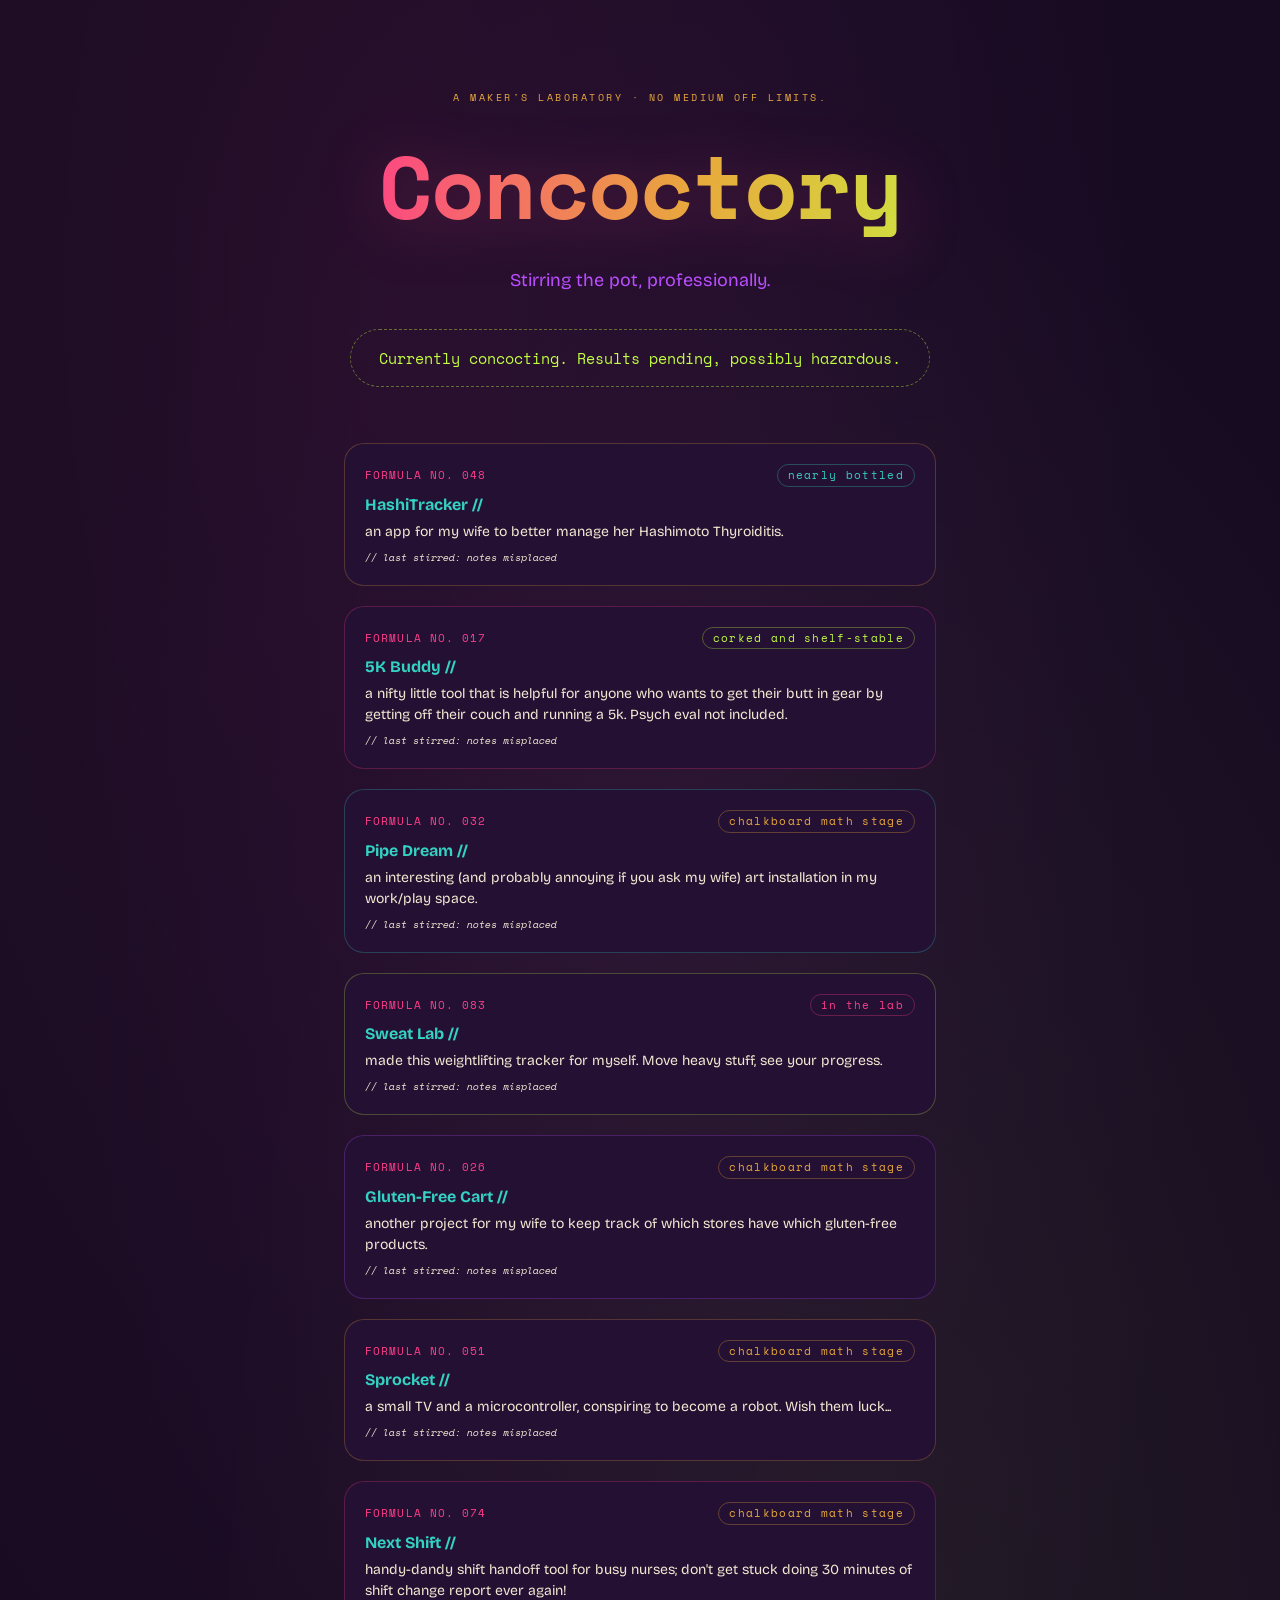
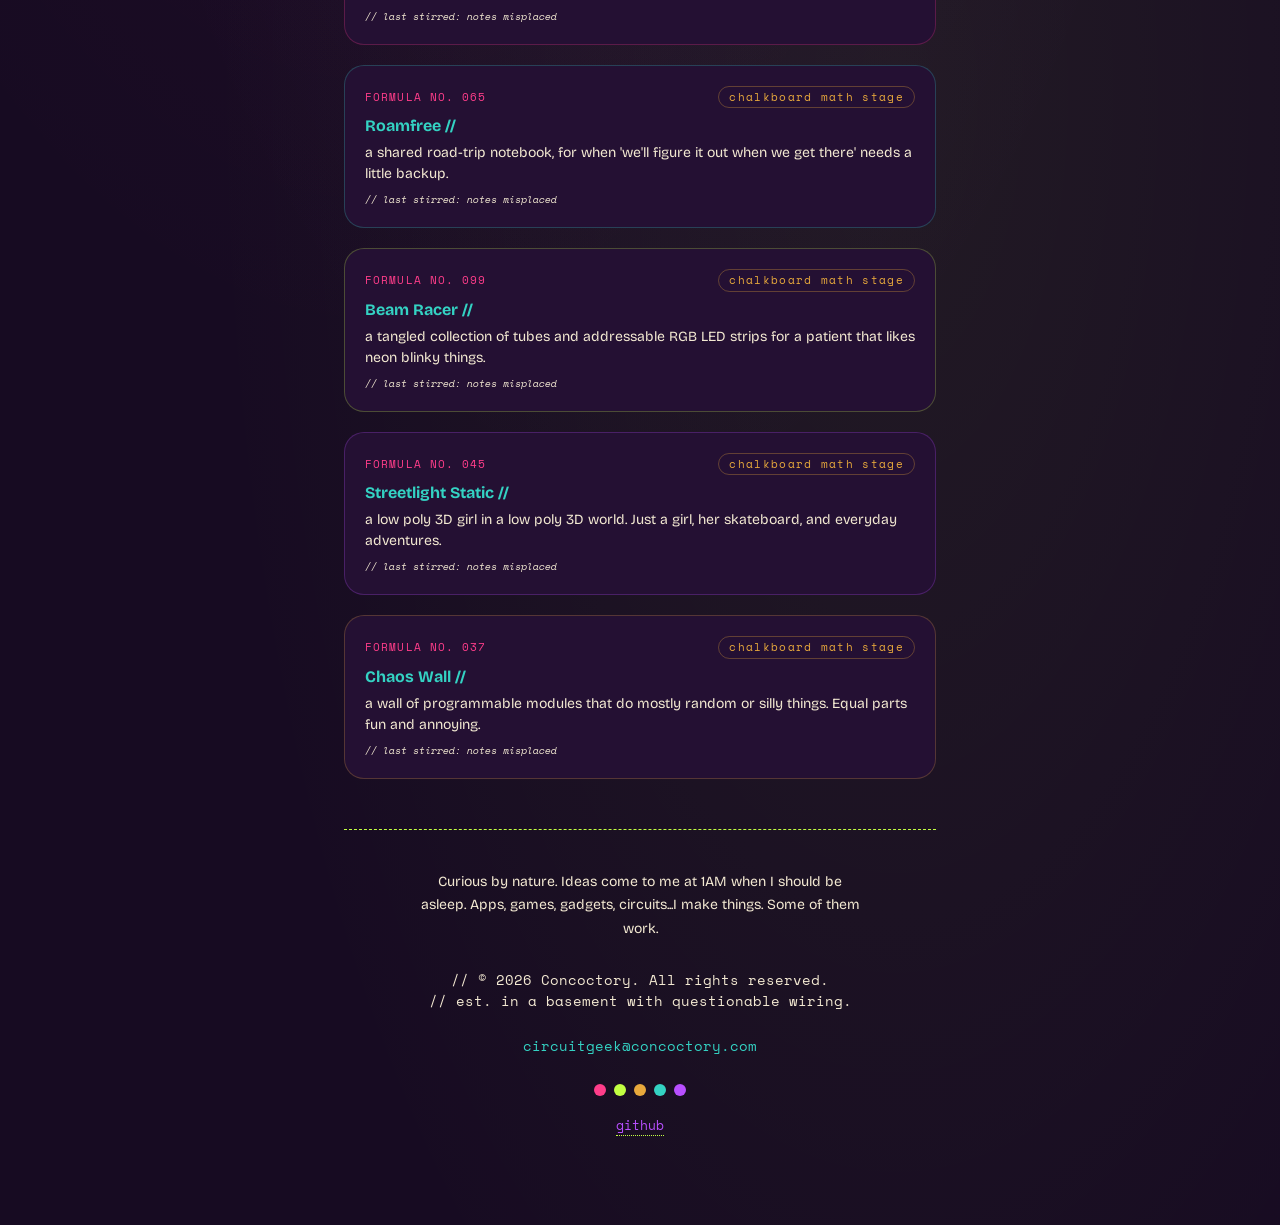
<file: index.html>
<!DOCTYPE html><html lang="en"><head>
<meta charset="utf-8">
    
    <meta name="viewport" content="width=device-width, initial-scale=1.0">
    <title>Concoctory</title>
    <link rel="stylesheet" href="/styles.css?v=4">
    <script src="script.js" defer></script>
</head>
<body>
    <div class="wrap">
        <div class="eyebrow">A MAKER'S LABORATORY &middot; NO MEDIUM OFF LIMITS.</div>
        <h1>Concoctory</h1>
        <div class="tagline">Stirring the pot, professionally.</div>
        <div class="status">Currently concocting. Results pending, possibly hazardous.</div>
        <div class="shelf">
            <a class="beaker-label" href="https://concoctory.com/hashitracker/" data-repo="Concoctorydev/hashi-tracker">
                <div class="beaker-top"><span class="formula">FORMULA NO. 048</span><span class="status-testing">nearly bottled</span></div>
                <div class="beaker-name">HashiTracker //</div>
                <div class="beaker-about">an app for my wife to better manage her Hashimoto Thyroiditis.</div>
                <div class="stirred">// last stirred: checking notes... </div>
            </a>
            <a class="beaker-label" href="https://concoctory.com/5kbuddy/" data-repo="Concoctorydev/5k-training-buddy">
                <div class="beaker-top"><span class="formula">FORMULA NO. 017</span><span class="status-stable">corked and shelf-stable</span></div>
                <div class="beaker-name">5K Buddy //</div>
                <div class="beaker-about">a nifty little tool that is helpful for anyone who wants to get their butt in gear by getting 
                    off their couch and running a 5k. Psych eval not included.</div>
                <div class="stirred">// last stirred: checking notes... </div>
            </a>
            <a class="beaker-label" href="https://concoctory.com/pipedream/" data-repo="Concoctorydev/pipe-dream">
                <div class="beaker-top"><span class="formula">FORMULA NO. 032</span><span class="status-planning">chalkboard math stage</span></div>
                <div class="beaker-name">Pipe Dream //</div>
                <div class="beaker-about">an interesting (and probably annoying if you ask my wife) art installation in my work/play space.</div>
                <div class="stirred">// last stirred: checking notes... </div>
            </a>
            <a class="beaker-label" href="https://concoctory.com/sweatlab/" data-repo="Concoctorydev/sweat-lab">
                <div class="beaker-top"><span class="formula">FORMULA NO. 083</span><span class="status-in-progress">in the lab</span></div>
                <div class="beaker-name">Sweat Lab //</div>
                <div class="beaker-about">made this weightlifting tracker for myself. Move heavy stuff, see your progress.</div>
                <div class="stirred">// last stirred: checking notes... </div>
            </a>
            <a class="beaker-label" href="https://concoctory.com/glutenfreecart/" data-repo="Concoctorydev/gluten-free-cart">
                <div class="beaker-top"><span class="formula">FORMULA NO. 026</span><span class="status-planning">chalkboard math stage</span></div>
                <div class="beaker-name">Gluten-Free Cart //</div>
                <div class="beaker-about">another project for my wife to keep track of which stores have which gluten-free products.</div>
                <div class="stirred">// last stirred: checking notes... </div>
            </a>
            <a class="beaker-label" href="https://concoctory.com/sprocket/" data-repo="Concoctorydev/sprocket">
                <div class="beaker-top"><span class="formula">FORMULA NO. 051</span><span class="status-planning">chalkboard math stage</span></div>
                <div class="beaker-name">Sprocket //</div>
                <div class="beaker-about">a small TV and a microcontroller, conspiring to become a robot. Wish them luck...</div>
                <div class="stirred">// last stirred: checking notes... </div>
            </a>
            <a class="beaker-label" href="https://concoctory.com/nextshift/" data-repo="Concoctorydev/next-shift">
                <div class="beaker-top"><span class="formula">FORMULA NO. 074</span><span class="status-planning">chalkboard math stage</span></div>
                <div class="beaker-name">Next Shift //</div>
                <div class="beaker-about">handy-dandy shift handoff tool for busy nurses; don't get stuck doing 30 minutes of shift change report ever again!</div>
                <div class="stirred">// last stirred: checking notes... </div>
            </a>
            <a class="beaker-label" href="https://concoctory.com/roamfree/" data-repo="Concoctorydev/roamfree">
                <div class="beaker-top"><span class="formula">FORMULA NO. 065</span><span class="status-planning">chalkboard math stage</span></div>
                <div class="beaker-name">Roamfree //</div>
                <div class="beaker-about">a shared road-trip notebook, for when 'we'll figure it out when we get there' needs a little backup.</div>
                <div class="stirred">// last stirred: checking notes... </div>
            </a>
            <a class="beaker-label" href="https://concoctory.com/beamracer/" data-repo="Concoctorydev/beam-racer">
                <div class="beaker-top"><span class="formula">FORMULA NO. 099</span><span class="status-planning">chalkboard math stage</span></div>
                <div class="beaker-name">Beam Racer //</div>
                <div class="beaker-about">a tangled collection of tubes and addressable RGB LED strips for a patient that likes neon blinky things.</div>
                <div class="stirred">// last stirred: checking notes... </div>
            </a>
            <a class="beaker-label" href="https://concoctory.com/streetlightstatic/" data-repo="Concoctorydev/streetlight-static">
                <div class="beaker-top"><span class="formula">FORMULA NO. 045</span><span class="status-planning">chalkboard math stage</span></div>
                <div class="beaker-name">Streetlight Static //</div>
                <div class="beaker-about">a low poly 3D girl in a low poly 3D world. Just a girl, her skateboard, and everyday adventures.</div>
                <div class="stirred">// last stirred: checking notes... </div>
            </a>
            <a class="beaker-label" href="https://concoctory.com/chaoswall/" data-repo="Concoctorydev/chaos-wall">
                <div class="beaker-top"><span class="formula">FORMULA NO. 037</span><span class="status-planning">chalkboard math stage</span></div>
                <div class="beaker-name">Chaos Wall //</div>
                <div class="beaker-about">a wall of programmable modules that do mostly random or silly things. Equal parts fun and annoying.</div>
                <div class="stirred">// last stirred: checking notes... </div>
            </a>
        </div>
        <hr>
        <p class="about-blurb">Curious by nature. Ideas come to me at 1AM when I should be asleep. Apps, games, gadgets, circuits...I make things. Some of them work.
        </p>
    <footer>
        <div class="signature">// &copy; 2026 Concoctory. All rights reserved.<br>// est. in a basement with questionable wiring.</div>
            <a class="email" href="mailto:circuitgeek@concoctory.com">circuitgeek@concoctory.com</a>
            <div class="dots">
                <span class="dot" style="background:var(--elixir)"></span>
                <span class="dot" style="background:var(--venom)"></span>
                <span class="dot" style="background:var(--brass)"></span>
                <span class="dot" style="background:var(--phial)"></span>
                <span class="dot" style="background:var(--potion)"></span>
            </div>
            <div class="github"><a href="https://github.com/Jeanie-Walker/concoctory">github</a></div>
    </footer>
    </div>

</body></html>
</file>
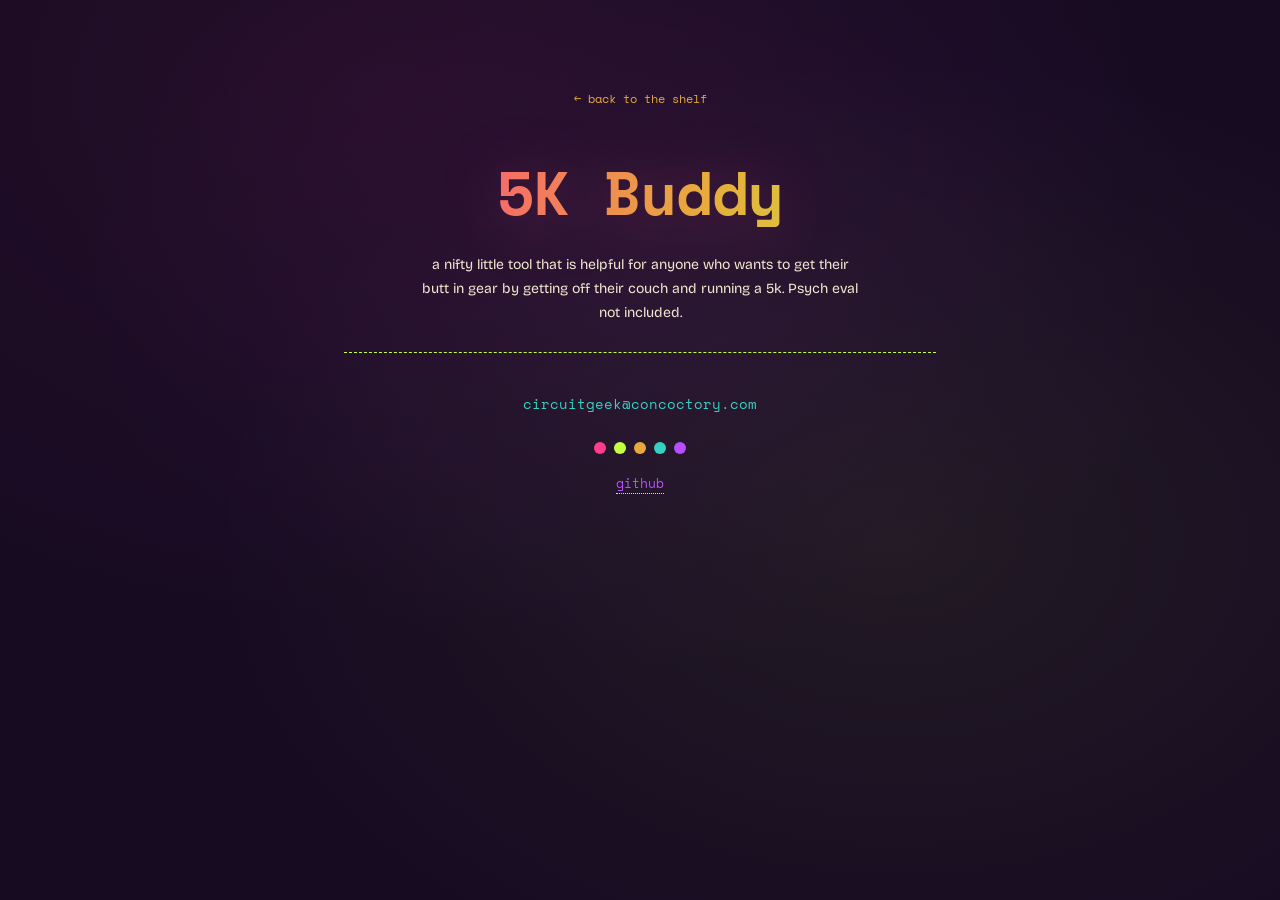
<file: 5kbuddy/index.html>
<!DOCTYPE html>
<html lang="en">
<head>
    <meta charset="utf-8">
    <meta name="viewport" content="width=device-width, initial-scale=1.0">
    <title>5K Buddy &middot; Concoctory</title>
    <link rel="stylesheet" href="/styles.css?v=4">
</head>
<body>
    <div class="wrap">
        <a class="back" href="/">&larr; back to the shelf</a>
        <h1>5K Buddy</h1>
        <p class="about-blurb">a nifty little tool that is helpful for anyone who wants to get their butt in gear by getting off their couch and running a 5k. Psych eval not included.</p>
        <hr>
        <footer>
            <a class="email" href="mailto:circuitgeek@concoctory.com">circuitgeek@concoctory.com</a>
            <div class="dots">
                <span class="dot" style="background:var(--elixir)"></span>
                <span class="dot" style="background:var(--venom)"></span>
                <span class="dot" style="background:var(--brass)"></span>
                <span class="dot" style="background:var(--phial)"></span>
                <span class="dot" style="background:var(--potion)"></span>
            </div>
            <div class="github"><a href="https://github.com/Jeanie-Walker/concoctory">github</a></div>
        </footer>
    </div>
</body>
</html>
</file>
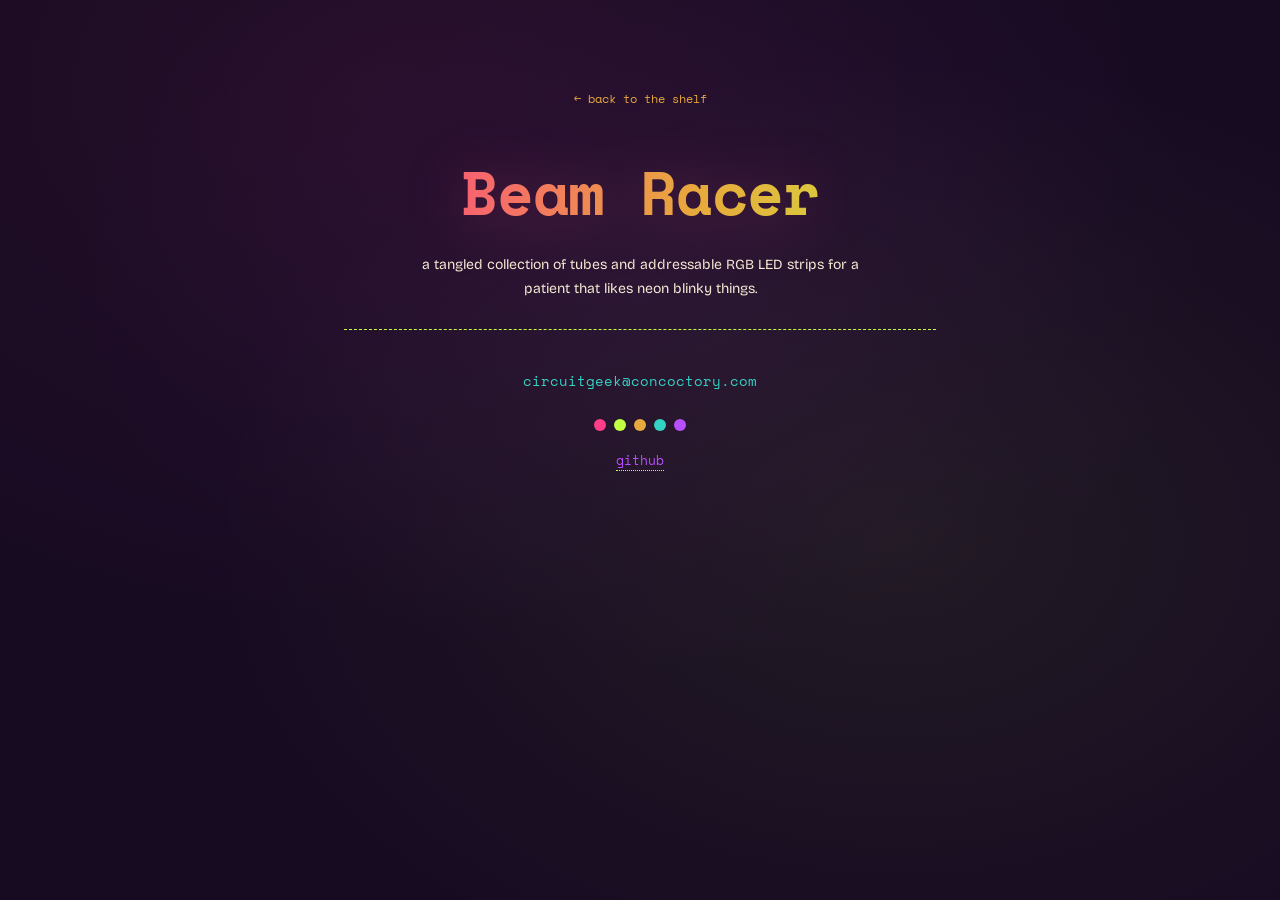
<file: beamracer/index.html>
<!DOCTYPE html>
<html lang="en">
<head>
    <meta charset="utf-8">
    <meta name="viewport" content="width=device-width, initial-scale=1.0">
    <title>Beam Racer &middot; Concoctory</title>
    <link rel="stylesheet" href="/styles.css?v=4">
</head>
<body>
    <div class="wrap">
        <a class="back" href="/">&larr; back to the shelf</a>
        <h1>Beam Racer</h1>
        <p class="about-blurb">a tangled collection of tubes and addressable RGB LED strips for a patient that likes neon blinky things.</p>
        <hr>
        <footer>
            <a class="email" href="mailto:circuitgeek@concoctory.com">circuitgeek@concoctory.com</a>
            <div class="dots">
                <span class="dot" style="background:var(--elixir)"></span>
                <span class="dot" style="background:var(--venom)"></span>
                <span class="dot" style="background:var(--brass)"></span>
                <span class="dot" style="background:var(--phial)"></span>
                <span class="dot" style="background:var(--potion)"></span>
            </div>
            <div class="github"><a href="https://github.com/Jeanie-Walker/concoctory">github</a></div>
        </footer>
    </div>
</body>
</html>
</file>
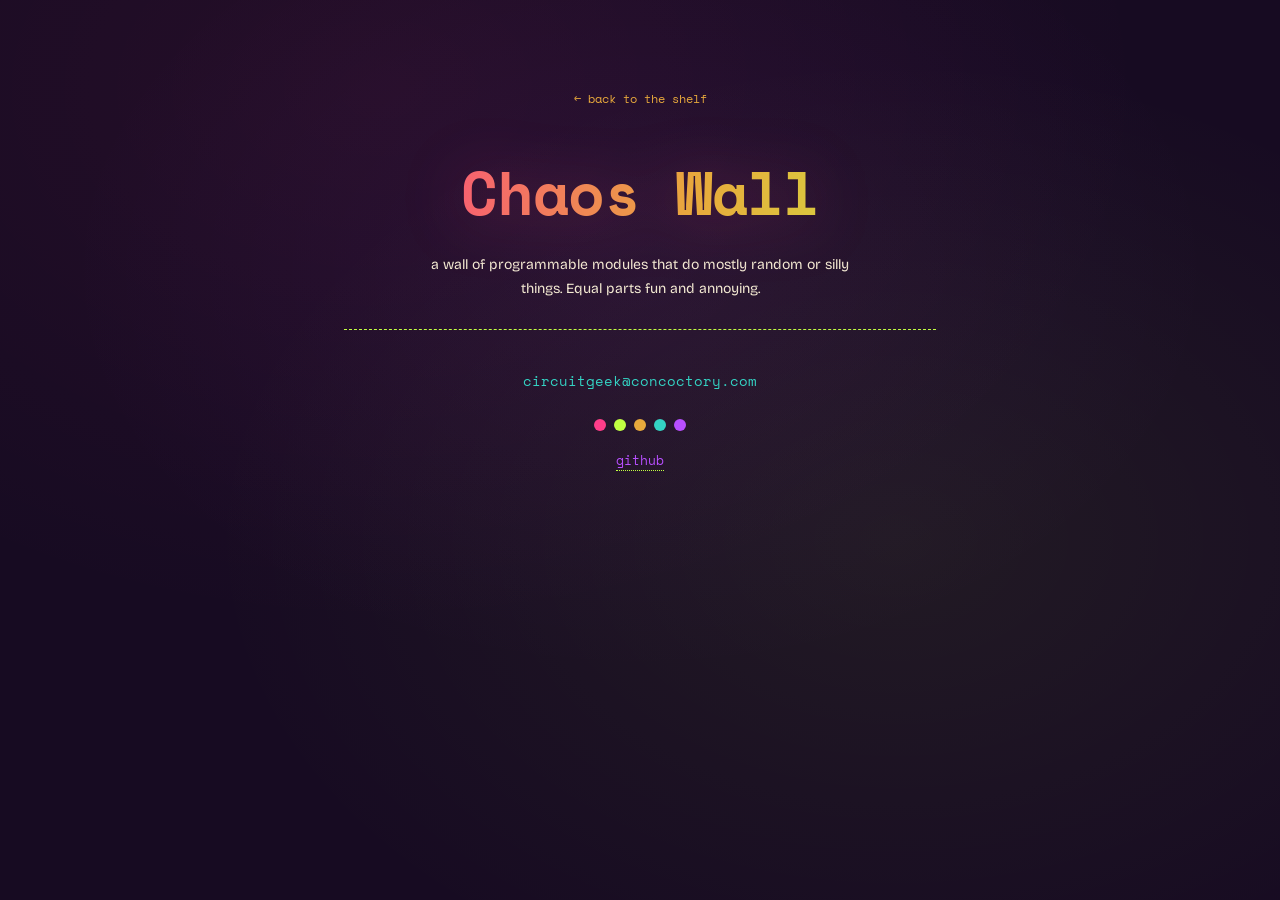
<file: chaoswall/index.html>
<!DOCTYPE html>
<html lang="en">
<head>
    <meta charset="utf-8">
    <meta name="viewport" content="width=device-width, initial-scale=1.0">
    <title>Chaos Wall &middot; Concoctory</title>
    <link rel="stylesheet" href="/styles.css?v=4">
</head>
<body>
    <div class="wrap">
        <a class="back" href="/">&larr; back to the shelf</a>
        <h1>Chaos Wall</h1>
        <p class="about-blurb">a wall of programmable modules that do mostly random or silly things. Equal parts fun and annoying.</p>
        <hr>
        <footer>
            <a class="email" href="mailto:circuitgeek@concoctory.com">circuitgeek@concoctory.com</a>
            <div class="dots">
                <span class="dot" style="background:var(--elixir)"></span>
                <span class="dot" style="background:var(--venom)"></span>
                <span class="dot" style="background:var(--brass)"></span>
                <span class="dot" style="background:var(--phial)"></span>
                <span class="dot" style="background:var(--potion)"></span>
            </div>
            <div class="github"><a href="https://github.com/Jeanie-Walker/concoctory">github</a></div>
        </footer>
    </div>
</body>
</html>
</file>
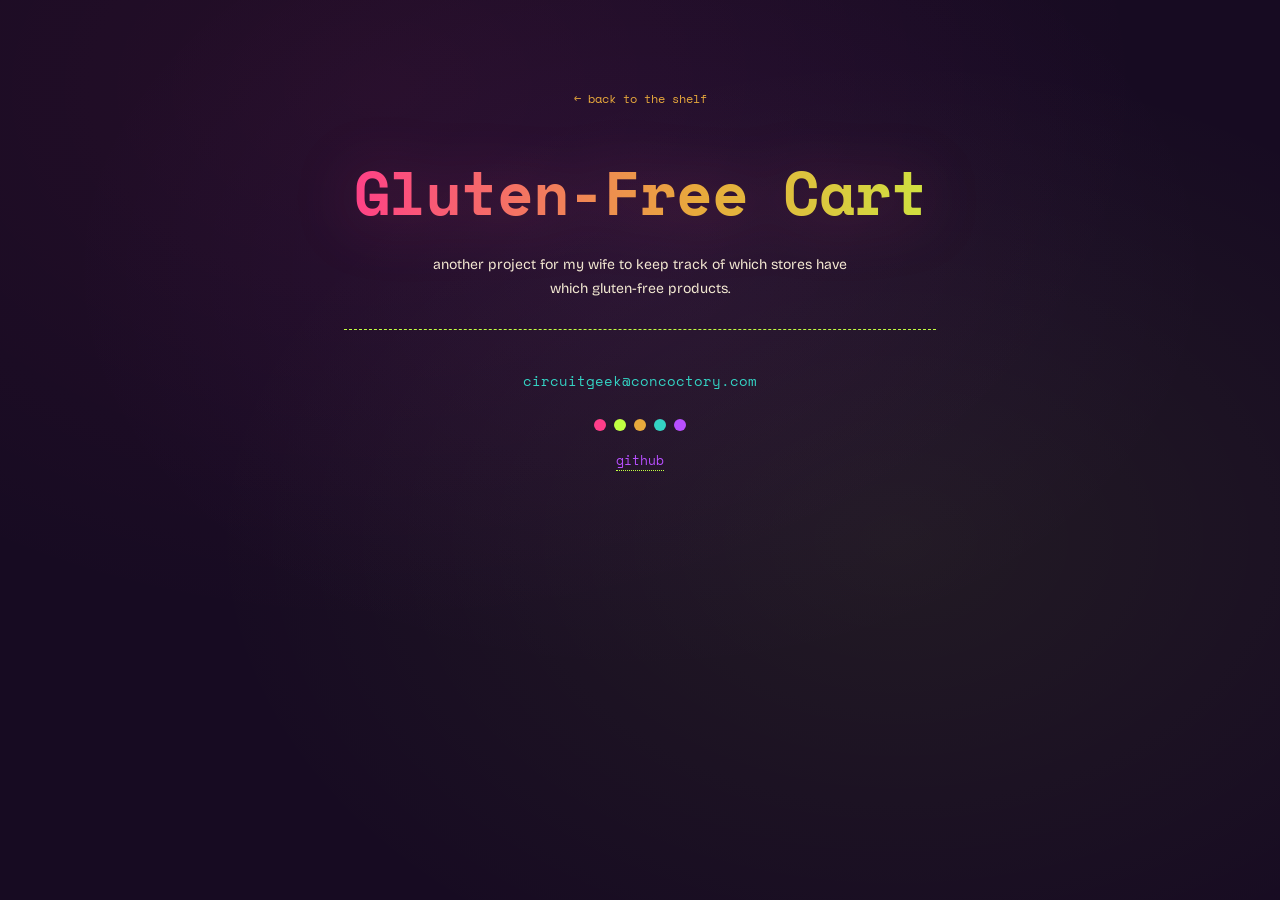
<file: glutenfreecart/index.html>
<!DOCTYPE html>
<html lang="en">
<head>
    <meta charset="utf-8">
    <meta name="viewport" content="width=device-width, initial-scale=1.0">
    <title>Gluten-Free Cart &middot; Concoctory</title>
    <link rel="stylesheet" href="/styles.css?v=4">
</head>
<body>
    <div class="wrap">
        <a class="back" href="/">&larr; back to the shelf</a>
        <h1>Gluten-Free Cart</h1>
        <p class="about-blurb">another project for my wife to keep track of which stores have which gluten-free products.</p>
        <hr>
        <footer>
            <a class="email" href="mailto:circuitgeek@concoctory.com">circuitgeek@concoctory.com</a>
            <div class="dots">
                <span class="dot" style="background:var(--elixir)"></span>
                <span class="dot" style="background:var(--venom)"></span>
                <span class="dot" style="background:var(--brass)"></span>
                <span class="dot" style="background:var(--phial)"></span>
                <span class="dot" style="background:var(--potion)"></span>
            </div>
            <div class="github"><a href="https://github.com/Jeanie-Walker/concoctory">github</a></div>
        </footer>
    </div>
</body>
</html>
</file>
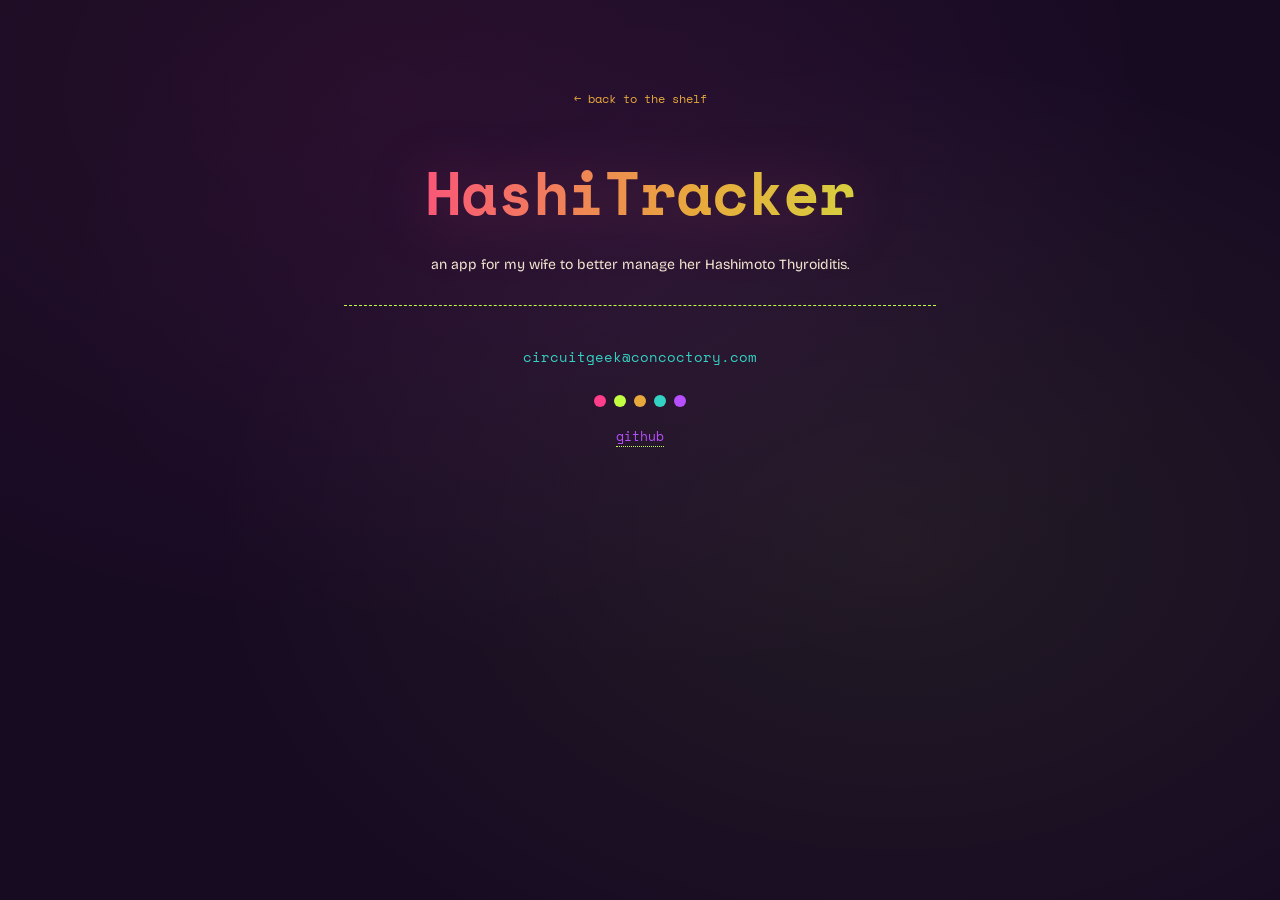
<file: hashitracker/index.html>
<!DOCTYPE html>
<html lang="en">
<head>
    <meta charset="utf-8">
    <meta name="viewport" content="width=device-width, initial-scale=1.0">
    <title>HashiTracker &middot; Concoctory</title>
    <link rel="stylesheet" href="/styles.css?v=4">
</head>
<body>
    <div class="wrap">
        <a class="back" href="/">&larr; back to the shelf</a>
        <h1>HashiTracker</h1>
        <p class="about-blurb">an app for my wife to better manage her Hashimoto Thyroiditis.</p>
        <hr>
        <footer>
            <a class="email" href="mailto:circuitgeek@concoctory.com">circuitgeek@concoctory.com</a>
            <div class="dots">
                <span class="dot" style="background:var(--elixir)"></span>
                <span class="dot" style="background:var(--venom)"></span>
                <span class="dot" style="background:var(--brass)"></span>
                <span class="dot" style="background:var(--phial)"></span>
                <span class="dot" style="background:var(--potion)"></span>
            </div>
            <div class="github"><a href="https://github.com/Jeanie-Walker/concoctory">github</a></div>
        </footer>
    </div>
</body>
</html>
</file>
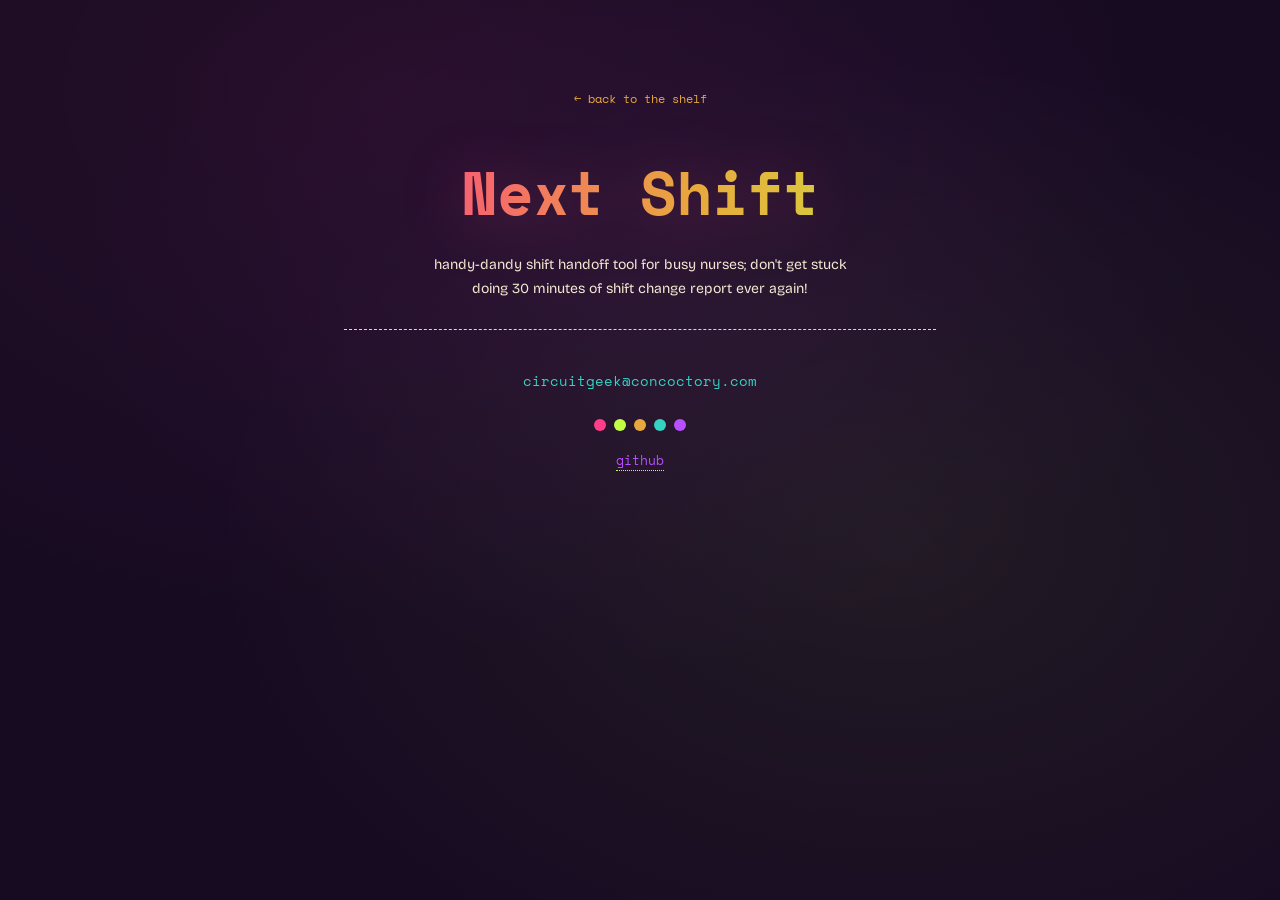
<file: nextshift/index.html>
<!DOCTYPE html>
<html lang="en">
<head>
    <meta charset="utf-8">
    <meta name="viewport" content="width=device-width, initial-scale=1.0">
    <title>Next Shift &middot; Concoctory</title>
    <link rel="stylesheet" href="/styles.css?v=4">
</head>
<body>
    <div class="wrap">
        <a class="back" href="/">&larr; back to the shelf</a>
        <h1>Next Shift</h1>
        <p class="about-blurb">handy-dandy shift handoff tool for busy nurses; don't get stuck doing 30 minutes of shift change report ever again!</p>
        <hr>
        <footer>
            <a class="email" href="mailto:circuitgeek@concoctory.com">circuitgeek@concoctory.com</a>
            <div class="dots">
                <span class="dot" style="background:var(--elixir)"></span>
                <span class="dot" style="background:var(--venom)"></span>
                <span class="dot" style="background:var(--brass)"></span>
                <span class="dot" style="background:var(--phial)"></span>
                <span class="dot" style="background:var(--potion)"></span>
            </div>
            <div class="github"><a href="https://github.com/Jeanie-Walker/concoctory">github</a></div>
        </footer>
    </div>
</body>
</html>
</file>
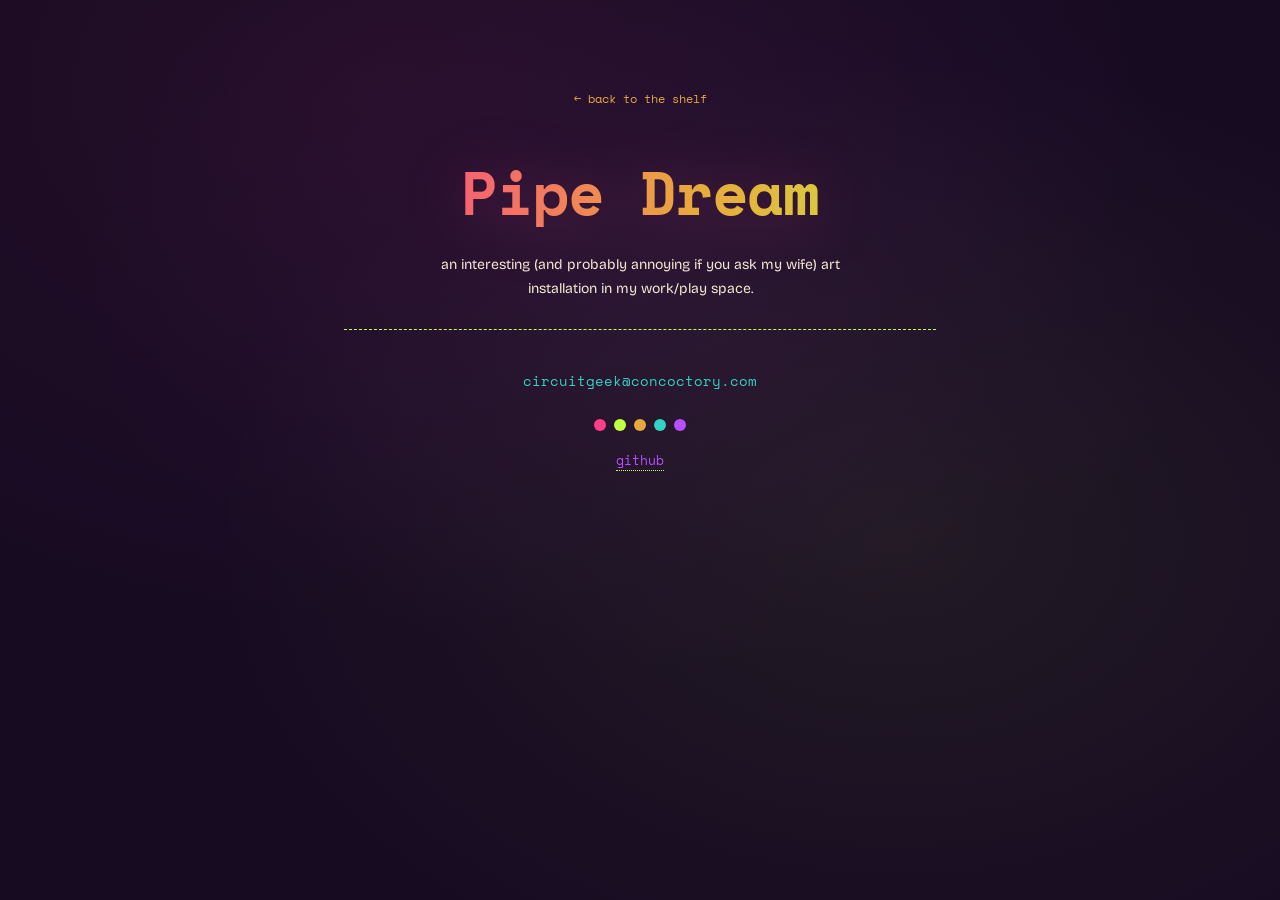
<file: pipedream/index.html>
<!DOCTYPE html>
<html lang="en">
<head>
    <meta charset="utf-8">
    <meta name="viewport" content="width=device-width, initial-scale=1.0">
    <title>Pipe Dream &middot; Concoctory</title>
    <link rel="stylesheet" href="/styles.css?v=4">
</head>
<body>
    <div class="wrap">
        <a class="back" href="/">&larr; back to the shelf</a>
        <h1>Pipe Dream</h1>
        <p class="about-blurb">an interesting (and probably annoying if you ask my wife) art installation in my work/play space.</p>
        <hr>
        <footer>
            <a class="email" href="mailto:circuitgeek@concoctory.com">circuitgeek@concoctory.com</a>
            <div class="dots">
                <span class="dot" style="background:var(--elixir)"></span>
                <span class="dot" style="background:var(--venom)"></span>
                <span class="dot" style="background:var(--brass)"></span>
                <span class="dot" style="background:var(--phial)"></span>
                <span class="dot" style="background:var(--potion)"></span>
            </div>
            <div class="github"><a href="https://github.com/Jeanie-Walker/concoctory">github</a></div>
        </footer>
    </div>
</body>
</html>
</file>
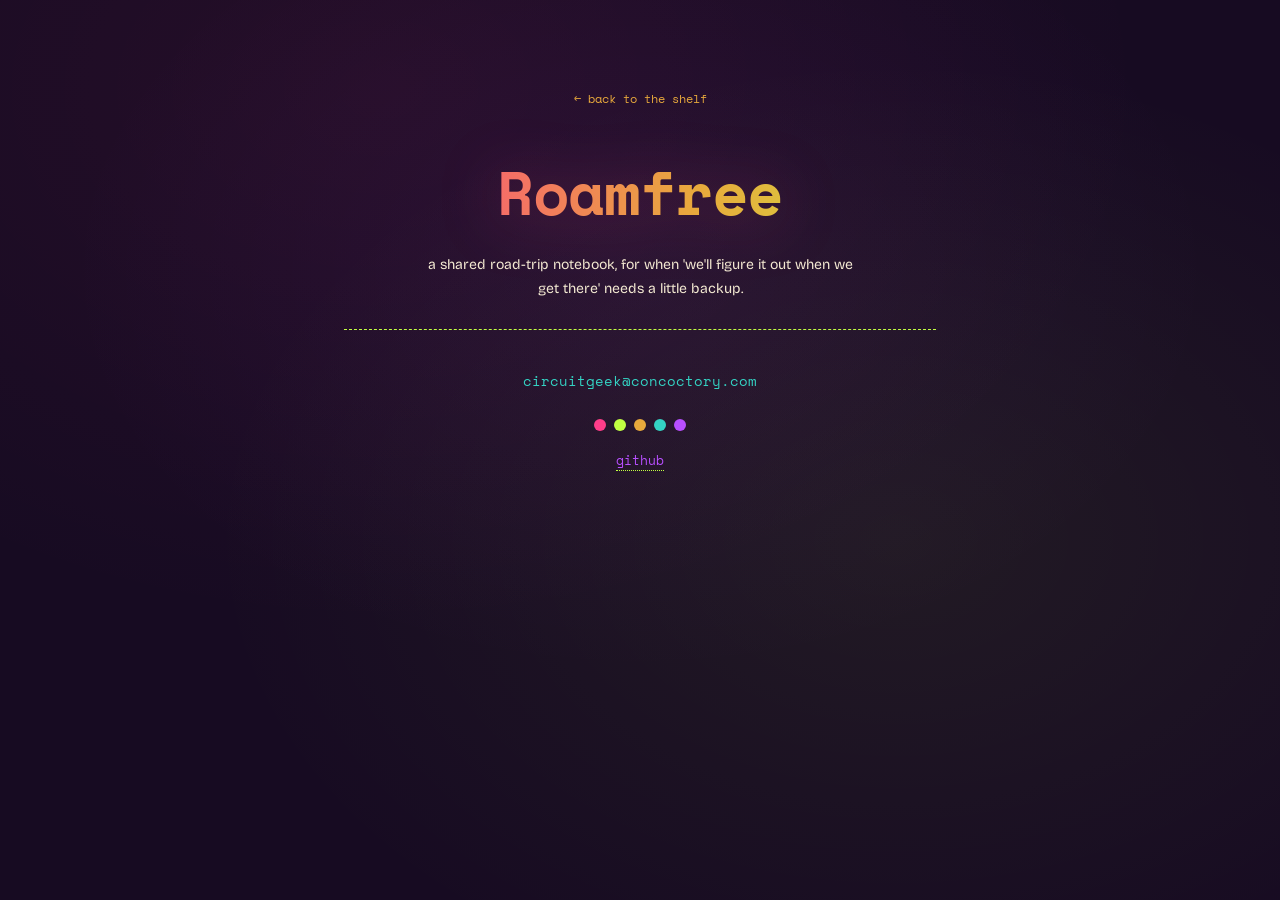
<file: roamfree/index.html>
<!DOCTYPE html>
<html lang="en">
<head>
    <meta charset="utf-8">
    <meta name="viewport" content="width=device-width, initial-scale=1.0">
    <title>Roamfree &middot; Concoctory</title>
    <link rel="stylesheet" href="/styles.css?v=4">
</head>
<body>
    <div class="wrap">
        <a class="back" href="/">&larr; back to the shelf</a>
        <h1>Roamfree</h1>
        <p class="about-blurb">a shared road-trip notebook, for when 'we'll figure it out when we get there' needs a little backup.</p>
        <hr>
        <footer>
            <a class="email" href="mailto:circuitgeek@concoctory.com">circuitgeek@concoctory.com</a>
            <div class="dots">
                <span class="dot" style="background:var(--elixir)"></span>
                <span class="dot" style="background:var(--venom)"></span>
                <span class="dot" style="background:var(--brass)"></span>
                <span class="dot" style="background:var(--phial)"></span>
                <span class="dot" style="background:var(--potion)"></span>
            </div>
            <div class="github"><a href="https://github.com/Jeanie-Walker/concoctory">github</a></div>
        </footer>
    </div>
</body>
</html>
</file>
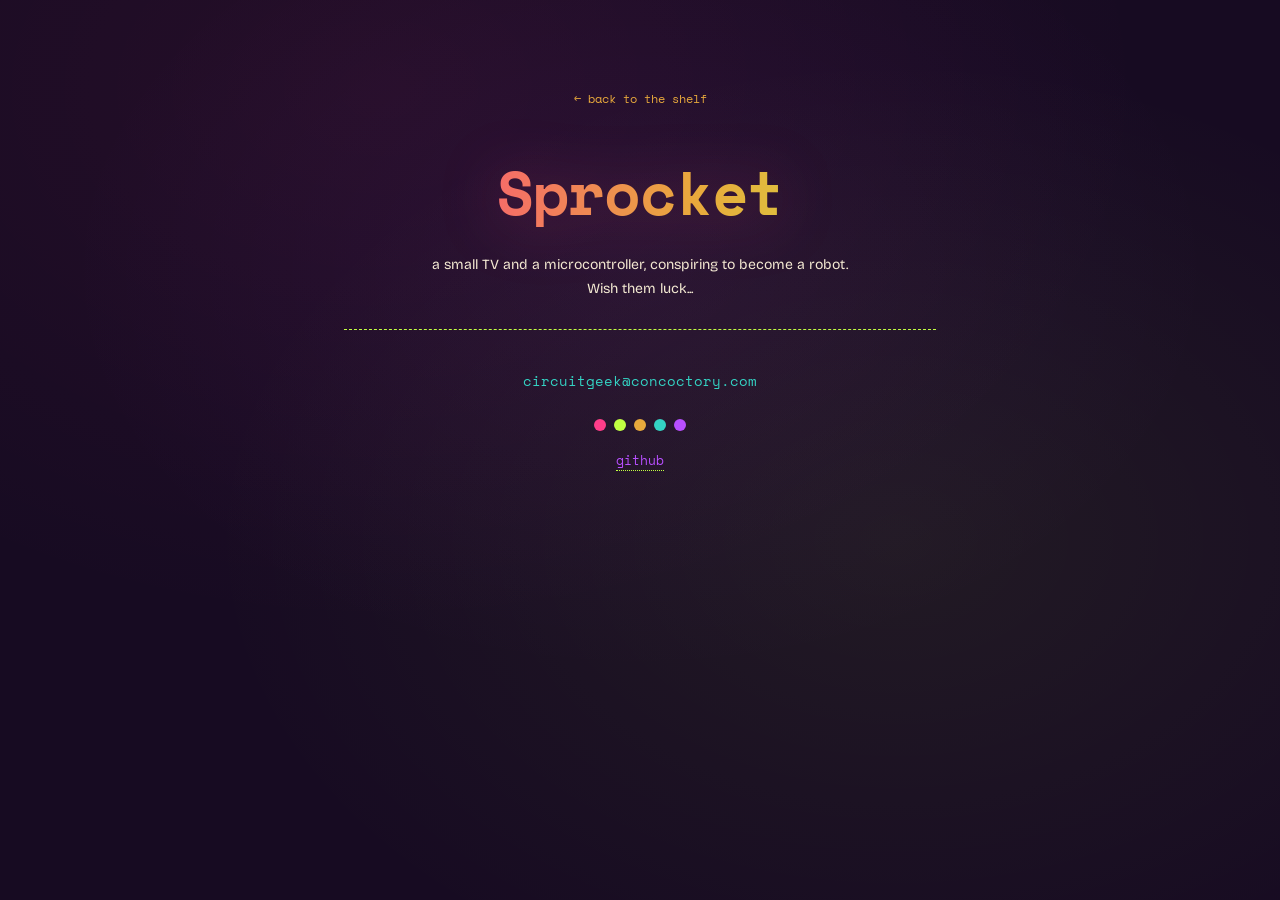
<file: sprocket/index.html>
<!DOCTYPE html>
<html lang="en">
<head>
    <meta charset="utf-8">
    <meta name="viewport" content="width=device-width, initial-scale=1.0">
    <title>Sprocket &middot; Concoctory</title>
    <link rel="stylesheet" href="/styles.css?v=4">
</head>
<body>
    <div class="wrap">
        <a class="back" href="/">&larr; back to the shelf</a>
        <h1>Sprocket</h1>
        <p class="about-blurb">a small TV and a microcontroller, conspiring to become a robot. Wish them luck...</p>
        <hr>
        <footer>
            <a class="email" href="mailto:circuitgeek@concoctory.com">circuitgeek@concoctory.com</a>
            <div class="dots">
                <span class="dot" style="background:var(--elixir)"></span>
                <span class="dot" style="background:var(--venom)"></span>
                <span class="dot" style="background:var(--brass)"></span>
                <span class="dot" style="background:var(--phial)"></span>
                <span class="dot" style="background:var(--potion)"></span>
            </div>
            <div class="github"><a href="https://github.com/Jeanie-Walker/concoctory">github</a></div>
        </footer>
    </div>
</body>
</html>
</file>
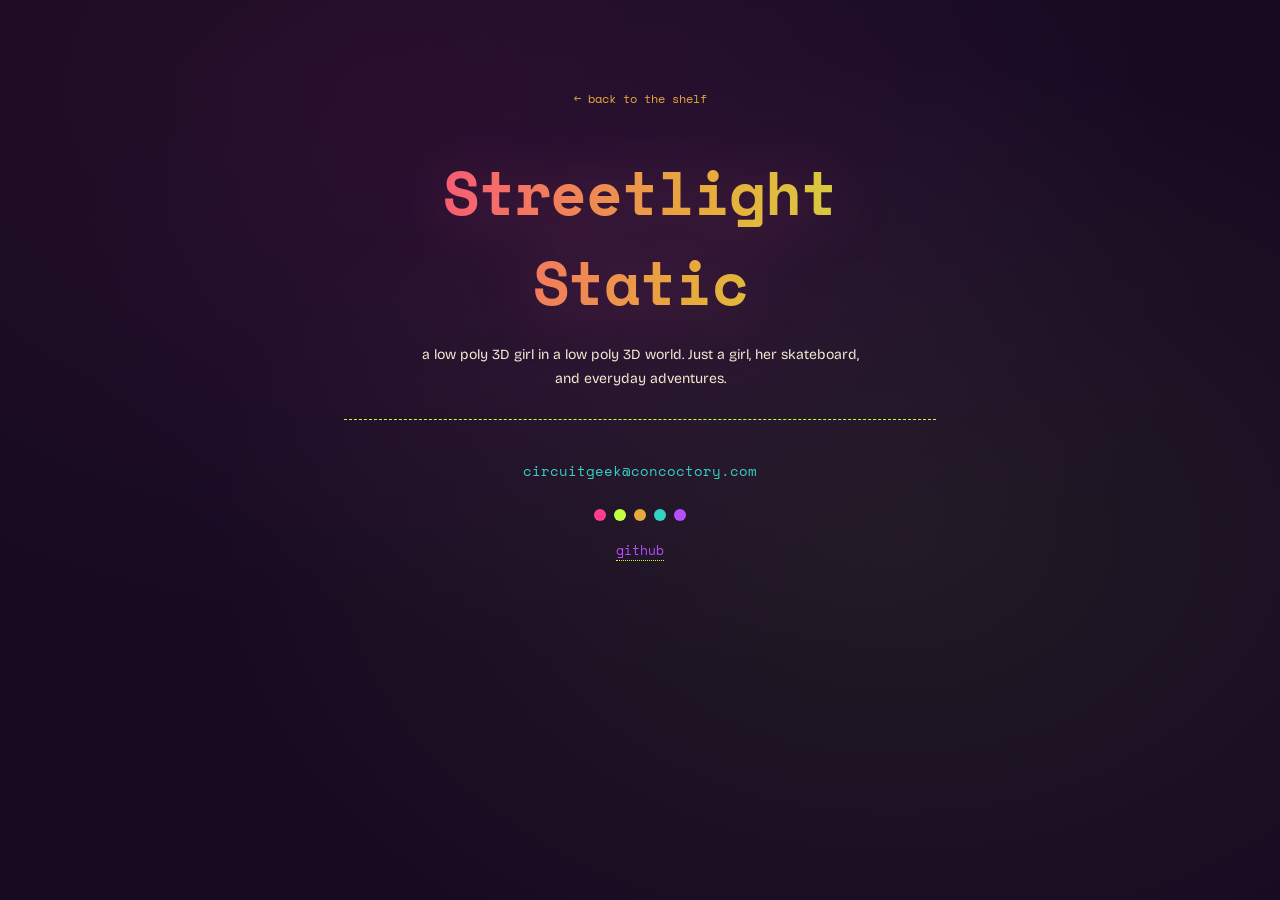
<file: streetlightstatic/index.html>
<!DOCTYPE html>
<html lang="en">
<head>
    <meta charset="utf-8">
    <meta name="viewport" content="width=device-width, initial-scale=1.0">
    <title>Streetlight Static &middot; Concoctory</title>
    <link rel="stylesheet" href="/styles.css?v=4">
</head>
<body>
    <div class="wrap">
        <a class="back" href="/">&larr; back to the shelf</a>
        <h1>Streetlight Static</h1>
        <p class="about-blurb">a low poly 3D girl in a low poly 3D world. Just a girl, her skateboard, and everyday adventures.</p>
        <hr>
        <footer>
            <a class="email" href="mailto:circuitgeek@concoctory.com">circuitgeek@concoctory.com</a>
            <div class="dots">
                <span class="dot" style="background:var(--elixir)"></span>
                <span class="dot" style="background:var(--venom)"></span>
                <span class="dot" style="background:var(--brass)"></span>
                <span class="dot" style="background:var(--phial)"></span>
                <span class="dot" style="background:var(--potion)"></span>
            </div>
            <div class="github"><a href="https://github.com/Jeanie-Walker/concoctory">github</a></div>
        </footer>
    </div>
</body>
</html>
</file>
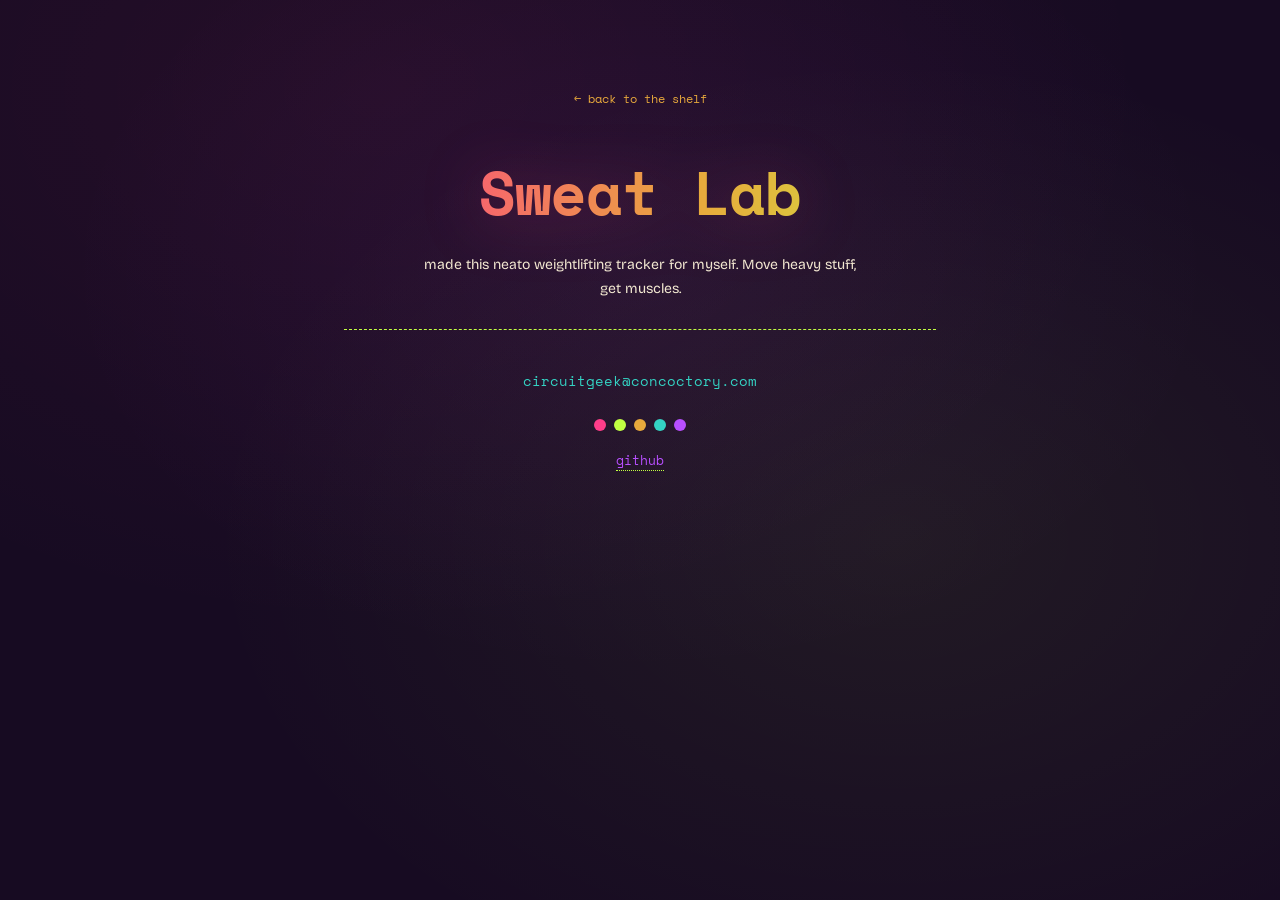
<file: sweatlab/index.html>
<!DOCTYPE html>
<html lang="en">
<head>
    <meta charset="utf-8">
    <meta name="viewport" content="width=device-width, initial-scale=1.0">
    <title>Sweat Lab &middot; Concoctory</title>
    <link rel="stylesheet" href="/styles.css?v=4">
</head>
<body>
    <div class="wrap">
        <a class="back" href="/">&larr; back to the shelf</a>
        <h1>Sweat Lab</h1>
        <p class="about-blurb">made this neato weightlifting tracker for myself. Move heavy stuff, get muscles.
</p>
        <hr>
        <footer>
            <a class="email" href="mailto:circuitgeek@concoctory.com">circuitgeek@concoctory.com</a>
            <div class="dots">
                <span class="dot" style="background:var(--elixir)"></span>
                <span class="dot" style="background:var(--venom)"></span>
                <span class="dot" style="background:var(--brass)"></span>
                <span class="dot" style="background:var(--phial)"></span>
                <span class="dot" style="background:var(--potion)"></span>
            </div>
            <div class="github"><a href="https://github.com/Jeanie-Walker/concoctory">github</a></div>
        </footer>
    </div>
</body>
</html>
</file>
<file: styles.css>
@font-face{
    font-family:"Space Mono";
    src:url("/SpaceMono-Regular.ttf") format("truetype");
    font-weight:400; font-style:normal; font-display:swap;
}
@font-face{
    font-family:"Space Mono";
    src:url("/SpaceMono-Italic.ttf") format("truetype");
    font-weight:400; font-style:italic; font-display:swap;
}
@font-face{
    font-family:"Space Mono";
    src:url("/SpaceMono-Bold.ttf") format("truetype");
    font-weight:700; font-style:normal; font-display:swap;
}
@font-face{
    font-family:"Space Mono";
    src:url("/SpaceMono-BoldItalic.ttf") format("truetype");
    font-weight:700; font-style:italic; font-display:swap;
}
@font-face{
    font-family:"Bricolage Grotesque";
    src:url("/BricolageGrotesque-VariableFont_opsz,wdth,wght.ttf") format("truetype");
    font-weight:200 800; font-style:normal; font-display:swap;
}

:root{
--vat:#170B22;        /* deep plum-black base */
--vat-2:#241033;      /* raised divs */
--elixir:#FF3D8A;     /* magenta */
--venom:#C2FF42;      /* chartreuse */
--brass:#E8A93C;      /* gold */
--phial:#34D2C3;      /* teal/blue */
--potion:#B84FFF;     /* neon purple */
--bone:#F3E9D2;       /* cream text */ 
}

*{ box-sizing:border-box; margin:0; padding:0; }

html{ scroll-behavior:smooth; }

body{
    background:var(--vat);
    color:var(--bone);
    font-family:"Bricolage Grotesque", system-ui, sans-serif;
    line-height:1.5;
    overflow-x:hidden;
    min-height: 100dvh;
    background-image:
    radial-gradient(120% 120% at 30% 10%, #FF3D8A10, transparent 50%),
    radial-gradient(150% 150% at 50% 30%, #B84FFF10, transparent 30%),
    radial-gradient(180% 180% at 70% 60%, #C2FF4210, transparent 30%);
}

.wrap{ position:relative; z-index:1; max-width:640px; margin:0 auto; padding:10dvh 24px; }

.eyebrow{
    font-family:"Space Mono", monospace;
    font-size:10px;
    letter-spacing:.25em;
    color:var(--brass);
    text-align:center;
    margin-bottom:15px;
}

h1{
    font-family:"Space Mono", monospace;
    font-weight:700;
    font-size:clamp(52px,10vw,88px);
    letter-spacing:-.02em;
    text-align:center;
    margin:0 0 15px;
    background:linear-gradient(96deg,
    var(--elixir) 0%,
    var(--brass) 20%, 
    var(--venom) 40%,
    var(--phial) 60%,
    var(--potion) 80%,
    var(--elixir) 100%);
    background-size:220% auto;
    background-size: 300% auto;
    -webkit-background-clip:text;
    background-clip:text;
    -webkit-text-fill-color:transparent;
    color:transparent;
    animation:shimmer 9s ease-in-out infinite alternate;
    filter:drop-shadow(0 4px 30px #FF3D8A40);
}

@keyframes shimmer{ to{ background-position:180% center; } }

.back ~ h1{ font-size:clamp(36px, 8vw, 60px); }

.tagline{
    font-size:18px;
    color:var(--potion);
    text-align:center;
    margin-bottom:35px;
}

.status{
    display:block;
    width:fit-content;
    margin:0 auto 56px;
    color:var(--venom);
    font-family:"Space Mono", monospace;
    font-size:15px;
    line-height:1.6;
    text-align:center;
    border:1px dashed #C2FF4266;
    border-radius:999px;
    padding:16px 28px;
}

.back{
    display:block;
    width:fit-content;
    margin:0 auto 40px;
    font-family:"Space Mono", monospace;
    font-size:12px;
    color:var(--brass);
    text-decoration:none;
}
.back:hover{ color:var(--venom); text-decoration:underline; }

.shelf{ display:flex; flex-direction:column; gap:20px; margin-bottom:50px; }

a.beaker-label{
    display:block;
    text-decoration:none;
    color:inherit;
    border:1px solid;
    border-radius:20px;
    padding:20px 20px;
    background:var(--vat-2);
    transition:border-color .100s ease-in, transform .100s ease-in, box-shadow .100s ease-in;
}
a.beaker-label:hover{
    transform:translateY(-5px);
}

.shelf a.beaker-label:nth-child(5n+1){ border-color: #E8A93C40; }
.shelf a.beaker-label:nth-child(5n+2){ border-color: #FF3D8A40; }
.shelf a.beaker-label:nth-child(5n+3){ border-color: #34D2C340; }
.shelf a.beaker-label:nth-child(5n+4){ border-color: #C2FF4240; }
.shelf a.beaker-label:nth-child(5n+5){ border-color: #B84FFF40; }

.shelf a.beaker-label:nth-child(5n+1):hover{ border-color: var(--brass); box-shadow:0 12px 70px 4px #E8A93C50; }
.shelf a.beaker-label:nth-child(5n+2):hover{ border-color: var(--elixir); box-shadow:0 12px 70px 4px #FF3D8A50; }
.shelf a.beaker-label:nth-child(5n+3):hover{ border-color: var(--phial); box-shadow:0 12px 70px 4px #34D2C350; }
.shelf a.beaker-label:nth-child(5n+4):hover{ border-color: var(--venom); box-shadow:0 12px 70px 4px #C2FF4250; }
.shelf a.beaker-label:nth-child(5n+5):hover{ border-color: var(--potion); box-shadow:0 12px 70px 4px #FF3D8A50; }

.beaker-top{ display:flex; justify-content:space-between; align-items:center; flex-wrap:wrap; gap:6px 12px; margin-bottom:6px}

.formula{
    font-family:"Space Mono", monospace;
    font-size:11px;
    color:var(--elixir);
    letter-spacing:.1em;
    margin-bottom:0px;
}

.beaker-name{ font-weight:700; font-size:16px; color:var(--phial); white-space:nowrap; }


.status-stable,
.status-testing,
.status-in-progress,
.status-planning{
    font-family:"Space Mono", monospace;
    font-size:11px;
    letter-spacing:.12em;
    padding:2px 10px;
    border-radius:800px;
    border:1px solid;
    white-space:nowrap;
}
.status-stable{ color:var(--venom); border-color:#C2FF4250; }
.status-testing{ color:var(--phial); border-color:#34D2C350; }
.status-in-progress{ color:var(--elixir); border-color:#FF3D8A50; }
.status-planning{ color:var(--brass); border-color:#E8A93C50; }

.beaker-about{ font-size:14px; color:var(--bone); margin-top:4px; }

.stirred{
    font-family:"Space Mono", monospace;
    font-size:10px;
    color:var(--bone);
    margin-top:8px;
    font-style:italic;
}

hr{ border:none; border-top:1px dashed var(--venom); margin:0 0 40px; }


.about-blurb{
    font-size:14px;
    line-height:1.7;
    color:var(--bone);
    max-width:440px;
    margin:0 auto 28px;
    text-align:center;
}

.signature{ font-family:"Space Mono", monospace; font-size:14px; color:var(--bone); text-align:center; margin-bottom:24px; }

.email{ display:block; text-align:center; color:var(--phial); text-decoration:none; font-family:"Space Mono", monospace; font-size:14px; }
.email:hover{ color:var(--brass); text-decoration:underline; }

.dots{ display:flex; justify-content:center; gap:8px; margin-top:28px; }
.dot{ width:12px; height:12px; border-radius:50%; }

.github{ margin-top:20px; text-align:center; font-family:"Space Mono", monospace; font-size:13px; }
.github a { 
    color:var(--potion); 
    text-decoration:none; 
    border-bottom:1px 
    dotted var(--venom); }
.github a:hover{ color:var(--venom); border-color:var(--venom); }

:focus-visible{ outline:2px solid var(--venom); outline-offset:3px; border-radius:4px; }
@media (prefers-reduced-motion: reduce){ *{ animation:none !important; } }
</file>
